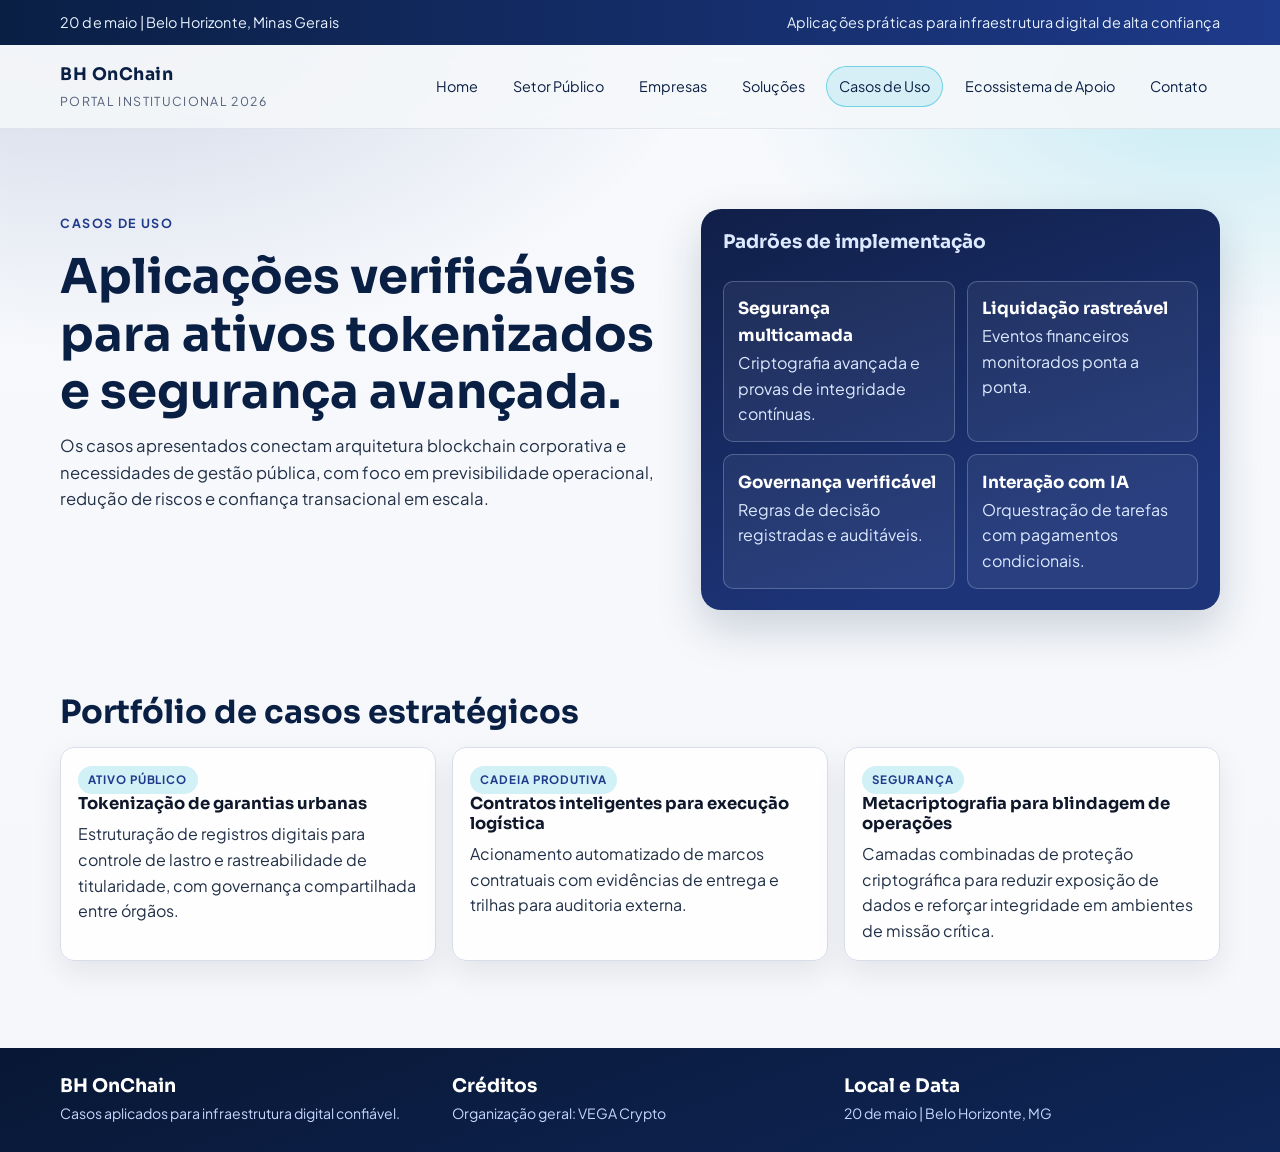
<file: casos-de-uso.html>
<!DOCTYPE html>
<html lang="pt-BR">
  <head>
    <meta charset="UTF-8" />
    <meta name="viewport" content="width=device-width, initial-scale=1.0" />
    <title>Casos de Uso | BH OnChain</title>
    <meta
      name="description"
      content="Casos de uso BH OnChain: ativos tokenizados, metacriptografia e segurança de operações em infraestrutura digital para setor público e empresas."
    />
    <meta
      name="keywords"
      content="Ativos tokenizados, Metacriptografia, Blockchain corporativo, Transparência pública digital, Integração Web 4.0"
    />
    <link rel="preconnect" href="https://fonts.googleapis.com" />
    <link rel="preconnect" href="https://fonts.gstatic.com" crossorigin />
    <link
      href="https://fonts.googleapis.com/css2?family=Plus+Jakarta+Sans:wght@400;500;600;700;800&family=Sora:wght@500;600;700&display=swap"
      rel="stylesheet"
    />
    <link rel="stylesheet" href="styles.css" />
  </head>
  <body>
    <div class="top-strip">
      <div class="container">
        <span>20 de maio | Belo Horizonte, Minas Gerais</span>
        <span>Aplicações práticas para infraestrutura digital de alta confiança</span>
      </div>
    </div>
    <header class="site-header">
      <div class="container">
        <a class="brand" href="index.html">
          <span class="brand-title">BH OnChain</span>
          <span class="brand-subtitle">Portal Institucional 2026</span>
        </a>
        <nav class="nav" aria-label="Navegação principal">
          <a class="nav-link" href="index.html">Home</a>
          <a class="nav-link" href="setor-publico.html">Setor Público</a>
          <a class="nav-link" href="empresas.html">Empresas</a>
          <a class="nav-link" href="solucoes.html">Soluções</a>
          <a class="nav-link active" href="casos-de-uso.html">Casos de Uso</a>
          <a class="nav-link" href="ecossistema-apoio.html">Ecossistema de Apoio</a>
          <a class="nav-link" href="contato.html">Contato</a>
        </nav>
      </div>
    </header>

    <main>
      <section class="hero">
        <div class="container hero-grid">
          <div class="hero-copy reveal">
            <span class="eyebrow">Casos de Uso</span>
            <h1>Aplicações verificáveis para ativos tokenizados e segurança avançada.</h1>
            <p>
              Os casos apresentados conectam arquitetura blockchain corporativa e necessidades de
              gestão pública, com foco em previsibilidade operacional, redução de riscos e confiança
              transacional em escala.
            </p>
          </div>
          <aside class="hero-panel reveal">
            <h3>Padrões de implementação</h3>
            <div class="metric-grid">
              <div class="metric">
                <strong>Segurança multicamada</strong>
                <span>Criptografia avançada e provas de integridade contínuas.</span>
              </div>
              <div class="metric">
                <strong>Liquidação rastreável</strong>
                <span>Eventos financeiros monitorados ponta a ponta.</span>
              </div>
              <div class="metric">
                <strong>Governança verificável</strong>
                <span>Regras de decisão registradas e auditáveis.</span>
              </div>
              <div class="metric">
                <strong>Interação com IA</strong>
                <span>Orquestração de tarefas com pagamentos condicionais.</span>
              </div>
            </div>
          </aside>
        </div>
      </section>

      <section class="section">
        <div class="container">
          <h2>Portfólio de casos estratégicos</h2>
          <div class="card-grid">
            <article class="card">
              <span class="badge">Ativo Público</span>
              <h3>Tokenização de garantias urbanas</h3>
              <p>
                Estruturação de registros digitais para controle de lastro e rastreabilidade de
                titularidade, com governança compartilhada entre órgãos.
              </p>
            </article>
            <article class="card">
              <span class="badge">Cadeia Produtiva</span>
              <h3>Contratos inteligentes para execução logística</h3>
              <p>
                Acionamento automatizado de marcos contratuais com evidências de entrega e trilhas
                para auditoria externa.
              </p>
            </article>
            <article class="card">
              <span class="badge">Segurança</span>
              <h3>Metacriptografia para blindagem de operações</h3>
              <p>
                Camadas combinadas de proteção criptográfica para reduzir exposição de dados e
                reforçar integridade em ambientes de missão crítica.
              </p>
            </article>
          </div>
        </div>
      </section>
    </main>

    <footer class="site-footer">
      <div class="container">
        <div class="footer-grid">
          <div>
            <h3 class="footer-title">BH OnChain</h3>
            <p class="footer-note">Casos aplicados para infraestrutura digital confiável.</p>
          </div>
          <div>
            <h3 class="footer-title">Créditos</h3>
            <p class="footer-note">Organização geral: VEGA Crypto</p>
          </div>
          <div>
            <h3 class="footer-title">Local e Data</h3>
            <p class="footer-note">20 de maio | Belo Horizonte, MG</p>
          </div>
        </div>
      </div>
    </footer>
  </body>
</html>
</file>
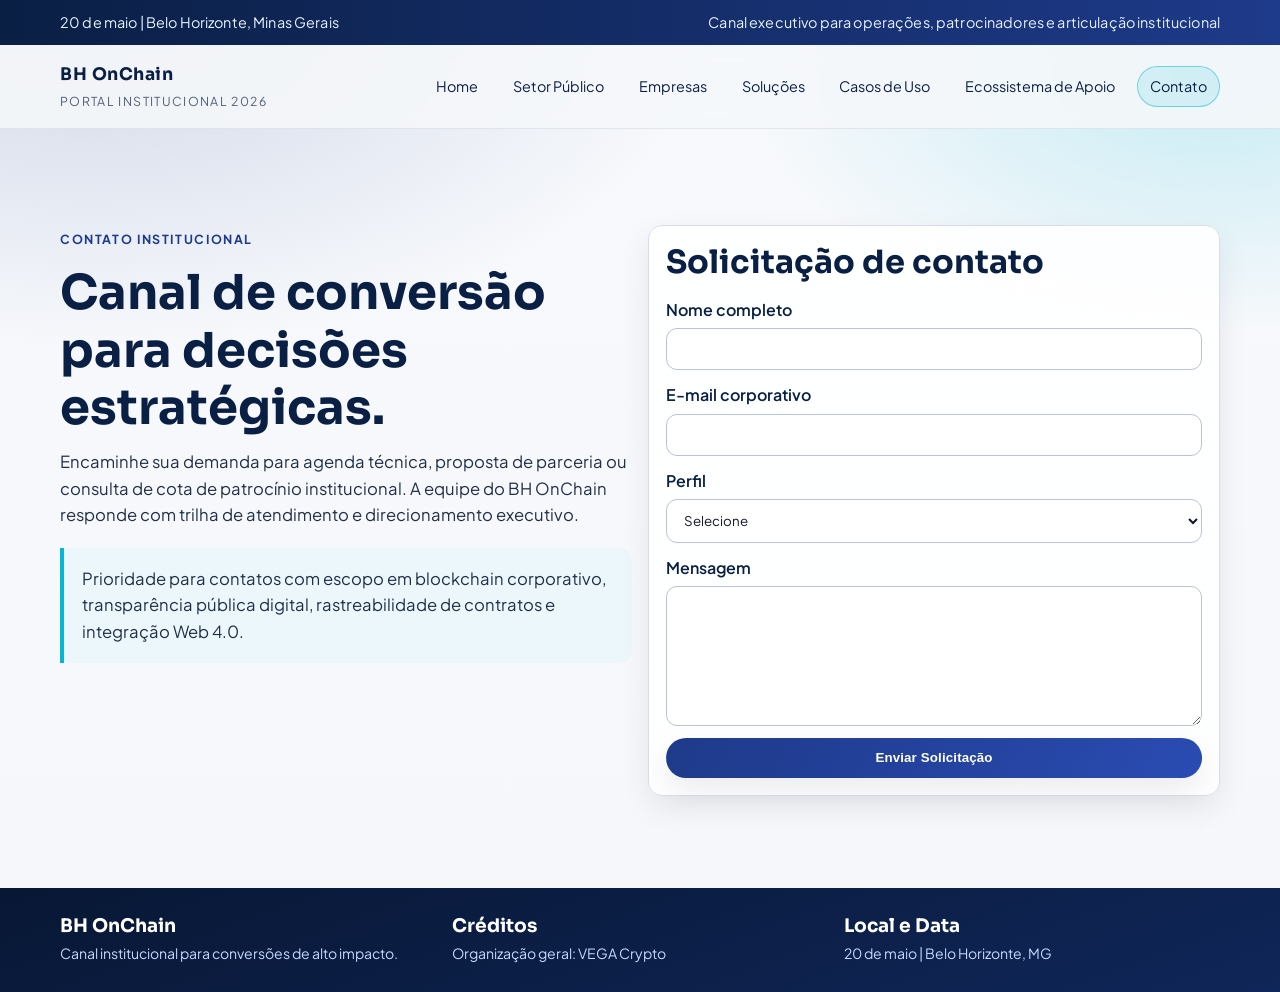
<file: contato.html>
<!DOCTYPE html>
<html lang="pt-BR">
  <head>
    <meta charset="UTF-8" />
    <meta name="viewport" content="width=device-width, initial-scale=1.0" />
    <title>Contato | BH OnChain</title>
    <meta
      name="description"
      content="Contato institucional BH OnChain para agendas técnicas, cotas de patrocínio e parcerias em blockchain corporativo e gestão pública digital."
    />
    <meta
      name="keywords"
      content="Transparência pública digital, Blockchain corporativo, Rastreabilidade de contratos, Integração Web 4.0, Contato"
    />
    <link rel="preconnect" href="https://fonts.googleapis.com" />
    <link rel="preconnect" href="https://fonts.gstatic.com" crossorigin />
    <link
      href="https://fonts.googleapis.com/css2?family=Plus+Jakarta+Sans:wght@400;500;600;700;800&family=Sora:wght@500;600;700&display=swap"
      rel="stylesheet"
    />
    <link rel="stylesheet" href="styles.css" />
  </head>
  <body>
    <div class="top-strip">
      <div class="container">
        <span>20 de maio | Belo Horizonte, Minas Gerais</span>
        <span>Canal executivo para operações, patrocinadores e articulação institucional</span>
      </div>
    </div>
    <header class="site-header">
      <div class="container">
        <a class="brand" href="index.html">
          <span class="brand-title">BH OnChain</span>
          <span class="brand-subtitle">Portal Institucional 2026</span>
        </a>
        <nav class="nav" aria-label="Navegação principal">
          <a class="nav-link" href="index.html">Home</a>
          <a class="nav-link" href="setor-publico.html">Setor Público</a>
          <a class="nav-link" href="empresas.html">Empresas</a>
          <a class="nav-link" href="solucoes.html">Soluções</a>
          <a class="nav-link" href="casos-de-uso.html">Casos de Uso</a>
          <a class="nav-link" href="ecossistema-apoio.html">Ecossistema de Apoio</a>
          <a class="nav-link active" href="contato.html">Contato</a>
        </nav>
      </div>
    </header>

    <main>
      <section class="hero">
        <div class="container two-col">
          <div class="hero-copy reveal">
            <span class="eyebrow">Contato Institucional</span>
            <h1>Canal de conversão para decisões estratégicas.</h1>
            <p>
              Encaminhe sua demanda para agenda técnica, proposta de parceria ou consulta de cota de
              patrocínio institucional. A equipe do BH OnChain responde com trilha de atendimento e
              direcionamento executivo.
            </p>
            <div class="authority-block">
              <p>
                Prioridade para contatos com escopo em blockchain corporativo, transparência pública
                digital, rastreabilidade de contratos e integração Web 4.0.
              </p>
            </div>
          </div>

          <div class="card reveal">
            <h2>Solicitação de contato</h2>
            <form class="form" action="#" method="post">
              <label>
                Nome completo
                <input type="text" name="nome" required />
              </label>
              <label>
                E-mail corporativo
                <input type="email" name="email" required />
              </label>
              <label>
                Perfil
                <select name="perfil" required>
                  <option value="">Selecione</option>
                  <option>Gestor Público</option>
                  <option>Executivo de Empresa</option>
                  <option>Instituição Financeira</option>
                  <option>Patrocinador</option>
                </select>
              </label>
              <label>
                Mensagem
                <textarea name="mensagem" required></textarea>
              </label>
              <button class="btn btn-primary" type="submit">Enviar Solicitação</button>
            </form>
          </div>
        </div>
      </section>
    </main>

    <footer class="site-footer">
      <div class="container">
        <div class="footer-grid">
          <div>
            <h3 class="footer-title">BH OnChain</h3>
            <p class="footer-note">Canal institucional para conversões de alto impacto.</p>
          </div>
          <div>
            <h3 class="footer-title">Créditos</h3>
            <p class="footer-note">Organização geral: VEGA Crypto</p>
          </div>
          <div>
            <h3 class="footer-title">Local e Data</h3>
            <p class="footer-note">20 de maio | Belo Horizonte, MG</p>
          </div>
        </div>
      </div>
    </footer>
  </body>
</html>
</file>
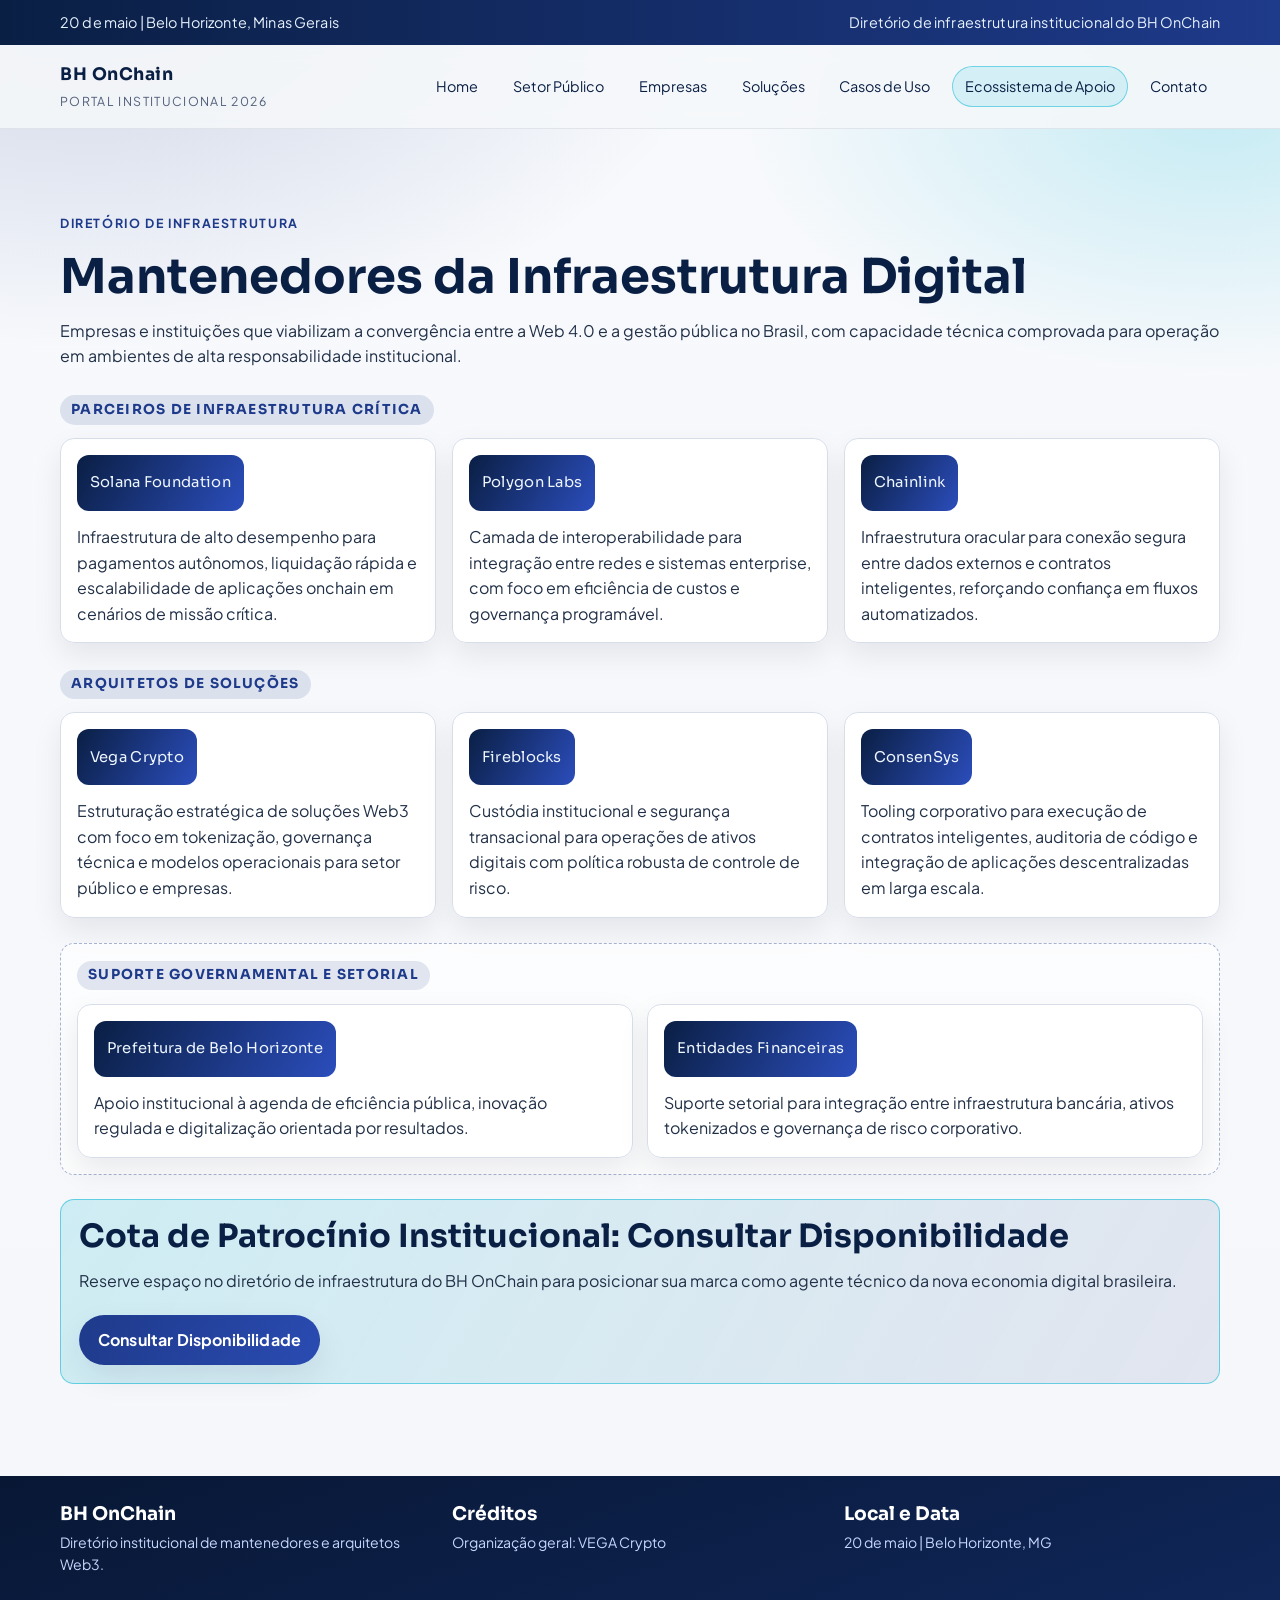
<file: ecossistema-apoio.html>
<!DOCTYPE html>
<html lang="pt-BR">
  <head>
    <meta charset="UTF-8" />
    <meta name="viewport" content="width=device-width, initial-scale=1.0" />
    <title>Ecossistema de Apoio | BH OnChain</title>
    <meta
      name="description"
      content="Diretório de infraestrutura do BH OnChain com mantenedores, arquitetos de soluções e suporte institucional para a convergência Web 4.0 no Brasil."
    />
    <meta
      name="keywords"
      content="Transparência pública digital, Blockchain corporativo, Rastreabilidade de contratos, Integração Web 4.0, Patrocinadores"
    />
    <link rel="preconnect" href="https://fonts.googleapis.com" />
    <link rel="preconnect" href="https://fonts.gstatic.com" crossorigin />
    <link
      href="https://fonts.googleapis.com/css2?family=Plus+Jakarta+Sans:wght@400;500;600;700;800&family=Sora:wght@500;600;700&display=swap"
      rel="stylesheet"
    />
    <link rel="stylesheet" href="styles.css" />
  </head>
  <body>
    <div class="top-strip">
      <div class="container">
        <span>20 de maio | Belo Horizonte, Minas Gerais</span>
        <span>Diretório de infraestrutura institucional do BH OnChain</span>
      </div>
    </div>
    <header class="site-header">
      <div class="container">
        <a class="brand" href="index.html">
          <span class="brand-title">BH OnChain</span>
          <span class="brand-subtitle">Portal Institucional 2026</span>
        </a>
        <nav class="nav" aria-label="Navegação principal">
          <a class="nav-link" href="index.html">Home</a>
          <a class="nav-link" href="setor-publico.html">Setor Público</a>
          <a class="nav-link" href="empresas.html">Empresas</a>
          <a class="nav-link" href="solucoes.html">Soluções</a>
          <a class="nav-link" href="casos-de-uso.html">Casos de Uso</a>
          <a class="nav-link active" href="ecossistema-apoio.html">Ecossistema de Apoio</a>
          <a class="nav-link" href="contato.html">Contato</a>
        </nav>
      </div>
    </header>

    <main>
      <section class="hero">
        <div class="container">
          <span class="eyebrow">Diretório de Infraestrutura</span>
          <h1>Mantenedores da Infraestrutura Digital</h1>
          <p>
            Empresas e instituições que viabilizam a convergência entre a Web 4.0 e a gestão
            pública no Brasil, com capacidade técnica comprovada para operação em ambientes de alta
            responsabilidade institucional.
          </p>

          <div class="sponsor-tier reveal">
            <h2 class="tier-label">Parceiros de Infraestrutura Crítica</h2>
            <div class="logo-grid">
              <article class="sponsor-card">
                <div class="sponsor-logo">Solana Foundation</div>
                <p>
                  Infraestrutura de alto desempenho para pagamentos autônomos, liquidação rápida e
                  escalabilidade de aplicações onchain em cenários de missão crítica.
                </p>
              </article>
              <article class="sponsor-card">
                <div class="sponsor-logo">Polygon Labs</div>
                <p>
                  Camada de interoperabilidade para integração entre redes e sistemas enterprise,
                  com foco em eficiência de custos e governança programável.
                </p>
              </article>
              <article class="sponsor-card">
                <div class="sponsor-logo">Chainlink</div>
                <p>
                  Infraestrutura oracular para conexão segura entre dados externos e contratos
                  inteligentes, reforçando confiança em fluxos automatizados.
                </p>
              </article>
            </div>
          </div>

          <div class="sponsor-tier reveal">
            <h2 class="tier-label">Arquitetos de Soluções</h2>
            <div class="logo-grid">
              <article class="sponsor-card">
                <div class="sponsor-logo">Vega Crypto</div>
                <p>
                  Estruturação estratégica de soluções Web3 com foco em tokenização, governança
                  técnica e modelos operacionais para setor público e empresas.
                </p>
              </article>
              <article class="sponsor-card">
                <div class="sponsor-logo">Fireblocks</div>
                <p>
                  Custódia institucional e segurança transacional para operações de ativos digitais
                  com política robusta de controle de risco.
                </p>
              </article>
              <article class="sponsor-card">
                <div class="sponsor-logo">ConsenSys</div>
                <p>
                  Tooling corporativo para execução de contratos inteligentes, auditoria de código e
                  integração de aplicações descentralizadas em larga escala.
                </p>
              </article>
            </div>
          </div>

          <div class="institutional-box reveal">
            <h2 class="tier-label">Suporte Governamental e Setorial</h2>
            <div class="logo-grid-small">
              <article class="sponsor-card">
                <div class="sponsor-logo">Prefeitura de Belo Horizonte</div>
                <p>
                  Apoio institucional à agenda de eficiência pública, inovação regulada e
                  digitalização orientada por resultados.
                </p>
              </article>
              <article class="sponsor-card">
                <div class="sponsor-logo">Entidades Financeiras</div>
                <p>
                  Suporte setorial para integração entre infraestrutura bancária, ativos tokenizados
                  e governança de risco corporativo.
                </p>
              </article>
            </div>
          </div>

          <div class="cta-banner reveal">
            <h2>Cota de Patrocínio Institucional: Consultar Disponibilidade</h2>
            <p>
              Reserve espaço no diretório de infraestrutura do BH OnChain para posicionar sua marca
              como agente técnico da nova economia digital brasileira.
            </p>
            <div class="actions">
              <a class="btn btn-primary" href="contato.html">Consultar Disponibilidade</a>
            </div>
          </div>
        </div>
      </section>
    </main>

    <footer class="site-footer">
      <div class="container">
        <div class="footer-grid">
          <div>
            <h3 class="footer-title">BH OnChain</h3>
            <p class="footer-note">Diretório institucional de mantenedores e arquitetos Web3.</p>
          </div>
          <div>
            <h3 class="footer-title">Créditos</h3>
            <p class="footer-note">Organização geral: VEGA Crypto</p>
          </div>
          <div>
            <h3 class="footer-title">Local e Data</h3>
            <p class="footer-note">20 de maio | Belo Horizonte, MG</p>
          </div>
        </div>
      </div>
    </footer>
  </body>
</html>
</file>
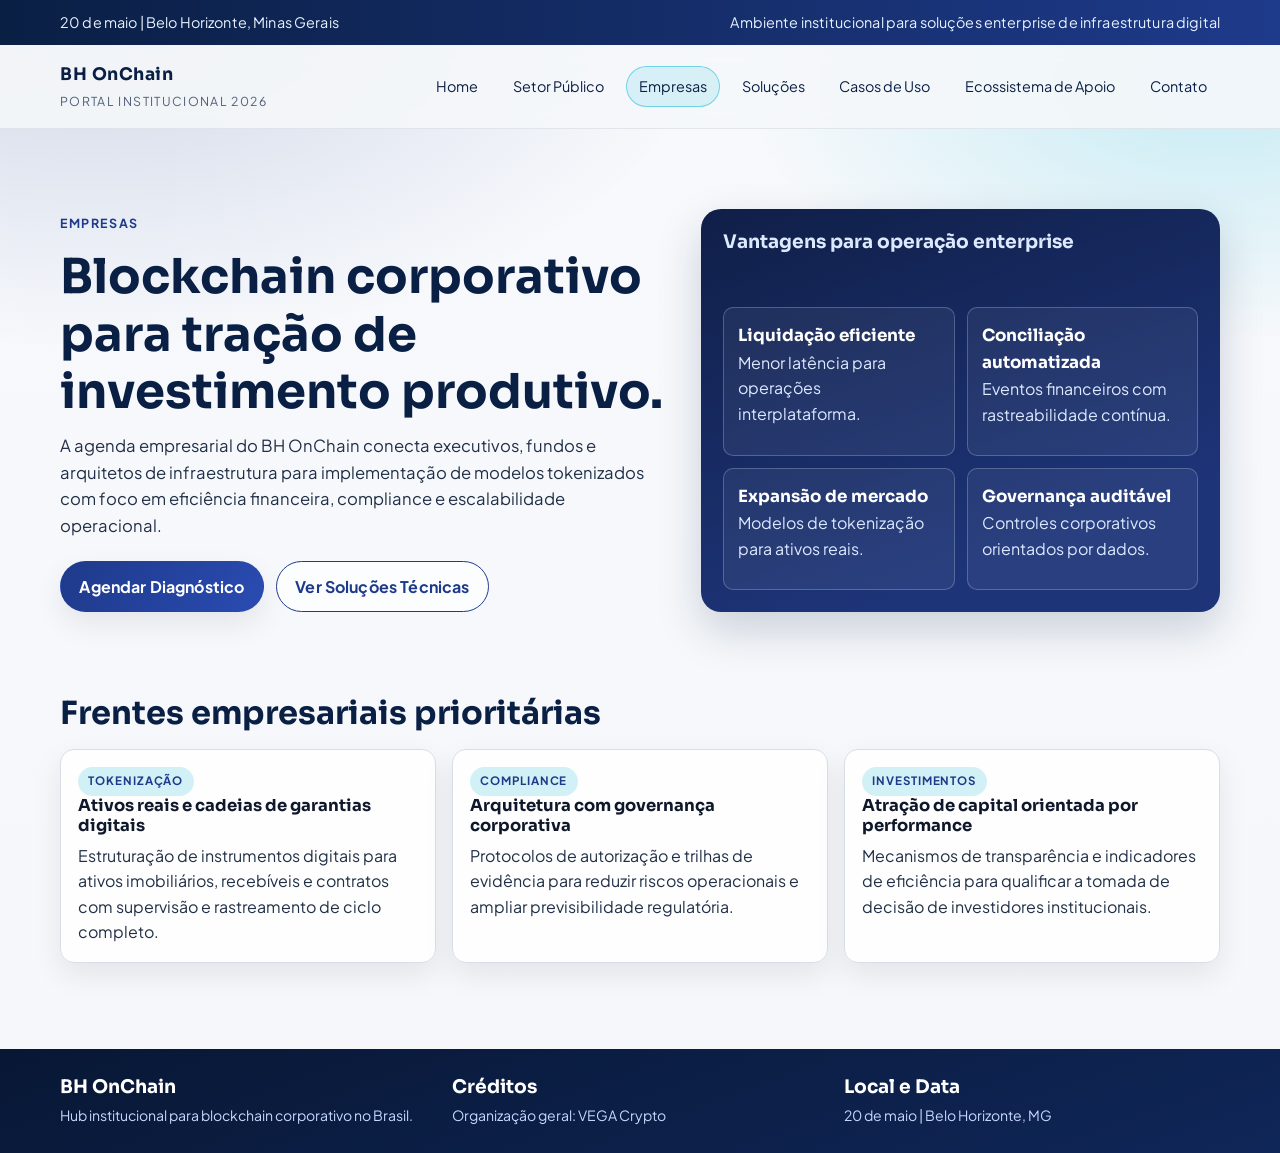
<file: empresas.html>
<!DOCTYPE html>
<html lang="pt-BR">
  <head>
    <meta charset="UTF-8" />
    <meta name="viewport" content="width=device-width, initial-scale=1.0" />
    <title>Empresas | BH OnChain</title>
    <meta
      name="description"
      content="Empresas no BH OnChain: blockchain corporativo, tokenização da economia real e atração de investimentos para Belo Horizonte."
    />
    <meta
      name="keywords"
      content="Blockchain corporativo, Transparência pública digital, Rastreabilidade de contratos, Integração Web 4.0"
    />
    <link rel="preconnect" href="https://fonts.googleapis.com" />
    <link rel="preconnect" href="https://fonts.gstatic.com" crossorigin />
    <link
      href="https://fonts.googleapis.com/css2?family=Plus+Jakarta+Sans:wght@400;500;600;700;800&family=Sora:wght@500;600;700&display=swap"
      rel="stylesheet"
    />
    <link rel="stylesheet" href="styles.css" />
  </head>
  <body>
    <div class="top-strip">
      <div class="container">
        <span>20 de maio | Belo Horizonte, Minas Gerais</span>
        <span>Ambiente institucional para soluções enterprise de infraestrutura digital</span>
      </div>
    </div>
    <header class="site-header">
      <div class="container">
        <a class="brand" href="index.html">
          <span class="brand-title">BH OnChain</span>
          <span class="brand-subtitle">Portal Institucional 2026</span>
        </a>
        <nav class="nav" aria-label="Navegação principal">
          <a class="nav-link" href="index.html">Home</a>
          <a class="nav-link" href="setor-publico.html">Setor Público</a>
          <a class="nav-link active" href="empresas.html">Empresas</a>
          <a class="nav-link" href="solucoes.html">Soluções</a>
          <a class="nav-link" href="casos-de-uso.html">Casos de Uso</a>
          <a class="nav-link" href="ecossistema-apoio.html">Ecossistema de Apoio</a>
          <a class="nav-link" href="contato.html">Contato</a>
        </nav>
      </div>
    </header>

    <main>
      <section class="hero">
        <div class="container hero-grid">
          <div class="hero-copy reveal">
            <span class="eyebrow">Empresas</span>
            <h1>Blockchain corporativo para tração de investimento produtivo.</h1>
            <p>
              A agenda empresarial do BH OnChain conecta executivos, fundos e arquitetos de
              infraestrutura para implementação de modelos tokenizados com foco em eficiência
              financeira, compliance e escalabilidade operacional.
            </p>
            <div class="actions">
              <a class="btn btn-primary" href="contato.html">Agendar Diagnóstico</a>
              <a class="btn btn-outline" href="solucoes.html">Ver Soluções Técnicas</a>
            </div>
          </div>
          <aside class="hero-panel reveal">
            <h3>Vantagens para operação enterprise</h3>
            <div class="metric-grid">
              <div class="metric">
                <strong>Liquidação eficiente</strong>
                <span>Menor latência para operações interplataforma.</span>
              </div>
              <div class="metric">
                <strong>Conciliação automatizada</strong>
                <span>Eventos financeiros com rastreabilidade contínua.</span>
              </div>
              <div class="metric">
                <strong>Expansão de mercado</strong>
                <span>Modelos de tokenização para ativos reais.</span>
              </div>
              <div class="metric">
                <strong>Governança auditável</strong>
                <span>Controles corporativos orientados por dados.</span>
              </div>
            </div>
          </aside>
        </div>
      </section>

      <section class="section">
        <div class="container">
          <h2>Frentes empresariais prioritárias</h2>
          <div class="card-grid">
            <article class="card">
              <span class="badge">Tokenização</span>
              <h3>Ativos reais e cadeias de garantias digitais</h3>
              <p>
                Estruturação de instrumentos digitais para ativos imobiliários, recebíveis e
                contratos com supervisão e rastreamento de ciclo completo.
              </p>
            </article>
            <article class="card">
              <span class="badge">Compliance</span>
              <h3>Arquitetura com governança corporativa</h3>
              <p>
                Protocolos de autorização e trilhas de evidência para reduzir riscos operacionais e
                ampliar previsibilidade regulatória.
              </p>
            </article>
            <article class="card">
              <span class="badge">Investimentos</span>
              <h3>Atração de capital orientada por performance</h3>
              <p>
                Mecanismos de transparência e indicadores de eficiência para qualificar a tomada de
                decisão de investidores institucionais.
              </p>
            </article>
          </div>
        </div>
      </section>
    </main>

    <footer class="site-footer">
      <div class="container">
        <div class="footer-grid">
          <div>
            <h3 class="footer-title">BH OnChain</h3>
            <p class="footer-note">Hub institucional para blockchain corporativo no Brasil.</p>
          </div>
          <div>
            <h3 class="footer-title">Créditos</h3>
            <p class="footer-note">Organização geral: VEGA Crypto</p>
          </div>
          <div>
            <h3 class="footer-title">Local e Data</h3>
            <p class="footer-note">20 de maio | Belo Horizonte, MG</p>
          </div>
        </div>
      </div>
    </footer>
  </body>
</html>
</file>
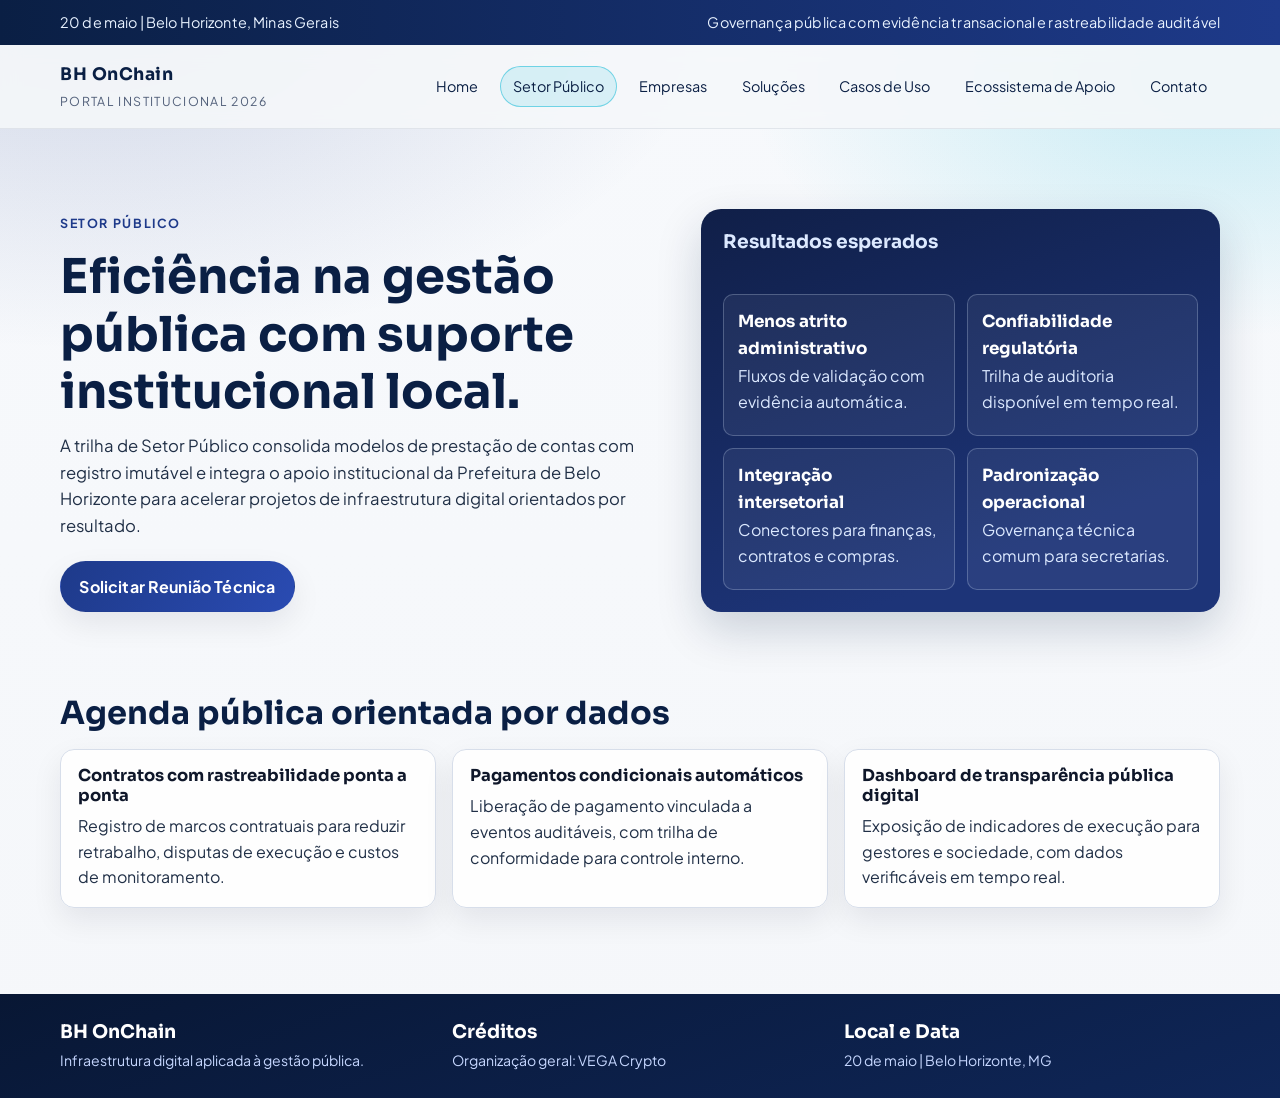
<file: setor-publico.html>
<!DOCTYPE html>
<html lang="pt-BR">
  <head>
    <meta charset="UTF-8" />
    <meta name="viewport" content="width=device-width, initial-scale=1.0" />
    <title>Setor Público | BH OnChain</title>
    <meta
      name="description"
      content="Setor Público no BH OnChain: governança, eficiência operacional e suporte institucional da Prefeitura de Belo Horizonte para infraestrutura digital."
    />
    <meta
      name="keywords"
      content="Transparência pública digital, Blockchain corporativo, Rastreabilidade de contratos, Integração Web 4.0"
    />
    <link rel="preconnect" href="https://fonts.googleapis.com" />
    <link rel="preconnect" href="https://fonts.gstatic.com" crossorigin />
    <link
      href="https://fonts.googleapis.com/css2?family=Plus+Jakarta+Sans:wght@400;500;600;700;800&family=Sora:wght@500;600;700&display=swap"
      rel="stylesheet"
    />
    <link rel="stylesheet" href="styles.css" />
  </head>
  <body>
    <div class="top-strip">
      <div class="container">
        <span>20 de maio | Belo Horizonte, Minas Gerais</span>
        <span>Governança pública com evidência transacional e rastreabilidade auditável</span>
      </div>
    </div>
    <header class="site-header">
      <div class="container">
        <a class="brand" href="index.html">
          <span class="brand-title">BH OnChain</span>
          <span class="brand-subtitle">Portal Institucional 2026</span>
        </a>
        <nav class="nav" aria-label="Navegação principal">
          <a class="nav-link" href="index.html">Home</a>
          <a class="nav-link active" href="setor-publico.html">Setor Público</a>
          <a class="nav-link" href="empresas.html">Empresas</a>
          <a class="nav-link" href="solucoes.html">Soluções</a>
          <a class="nav-link" href="casos-de-uso.html">Casos de Uso</a>
          <a class="nav-link" href="ecossistema-apoio.html">Ecossistema de Apoio</a>
          <a class="nav-link" href="contato.html">Contato</a>
        </nav>
      </div>
    </header>

    <main>
      <section class="hero">
        <div class="container hero-grid">
          <div class="hero-copy reveal">
            <span class="eyebrow">Setor Público</span>
            <h1>Eficiência na gestão pública com suporte institucional local.</h1>
            <p>
              A trilha de Setor Público consolida modelos de prestação de contas com registro
              imutável e integra o apoio institucional da Prefeitura de Belo Horizonte para
              acelerar projetos de infraestrutura digital orientados por resultado.
            </p>
            <div class="actions">
              <a class="btn btn-primary" href="contato.html">Solicitar Reunião Técnica</a>
            </div>
          </div>
          <aside class="hero-panel reveal">
            <h3>Resultados esperados</h3>
            <div class="metric-grid">
              <div class="metric">
                <strong>Menos atrito administrativo</strong>
                <span>Fluxos de validação com evidência automática.</span>
              </div>
              <div class="metric">
                <strong>Confiabilidade regulatória</strong>
                <span>Trilha de auditoria disponível em tempo real.</span>
              </div>
              <div class="metric">
                <strong>Integração intersetorial</strong>
                <span>Conectores para finanças, contratos e compras.</span>
              </div>
              <div class="metric">
                <strong>Padronização operacional</strong>
                <span>Governança técnica comum para secretarias.</span>
              </div>
            </div>
          </aside>
        </div>
      </section>

      <section class="section">
        <div class="container">
          <h2>Agenda pública orientada por dados</h2>
          <div class="card-grid">
            <article class="card">
              <h3>Contratos com rastreabilidade ponta a ponta</h3>
              <p>
                Registro de marcos contratuais para reduzir retrabalho, disputas de execução e
                custos de monitoramento.
              </p>
            </article>
            <article class="card">
              <h3>Pagamentos condicionais automáticos</h3>
              <p>
                Liberação de pagamento vinculada a eventos auditáveis, com trilha de conformidade
                para controle interno.
              </p>
            </article>
            <article class="card">
              <h3>Dashboard de transparência pública digital</h3>
              <p>
                Exposição de indicadores de execução para gestores e sociedade, com dados
                verificáveis em tempo real.
              </p>
            </article>
          </div>
        </div>
      </section>
    </main>

    <footer class="site-footer">
      <div class="container">
        <div class="footer-grid">
          <div>
            <h3 class="footer-title">BH OnChain</h3>
            <p class="footer-note">Infraestrutura digital aplicada à gestão pública.</p>
          </div>
          <div>
            <h3 class="footer-title">Créditos</h3>
            <p class="footer-note">Organização geral: VEGA Crypto</p>
          </div>
          <div>
            <h3 class="footer-title">Local e Data</h3>
            <p class="footer-note">20 de maio | Belo Horizonte, MG</p>
          </div>
        </div>
      </div>
    </footer>
  </body>
</html>
</file>
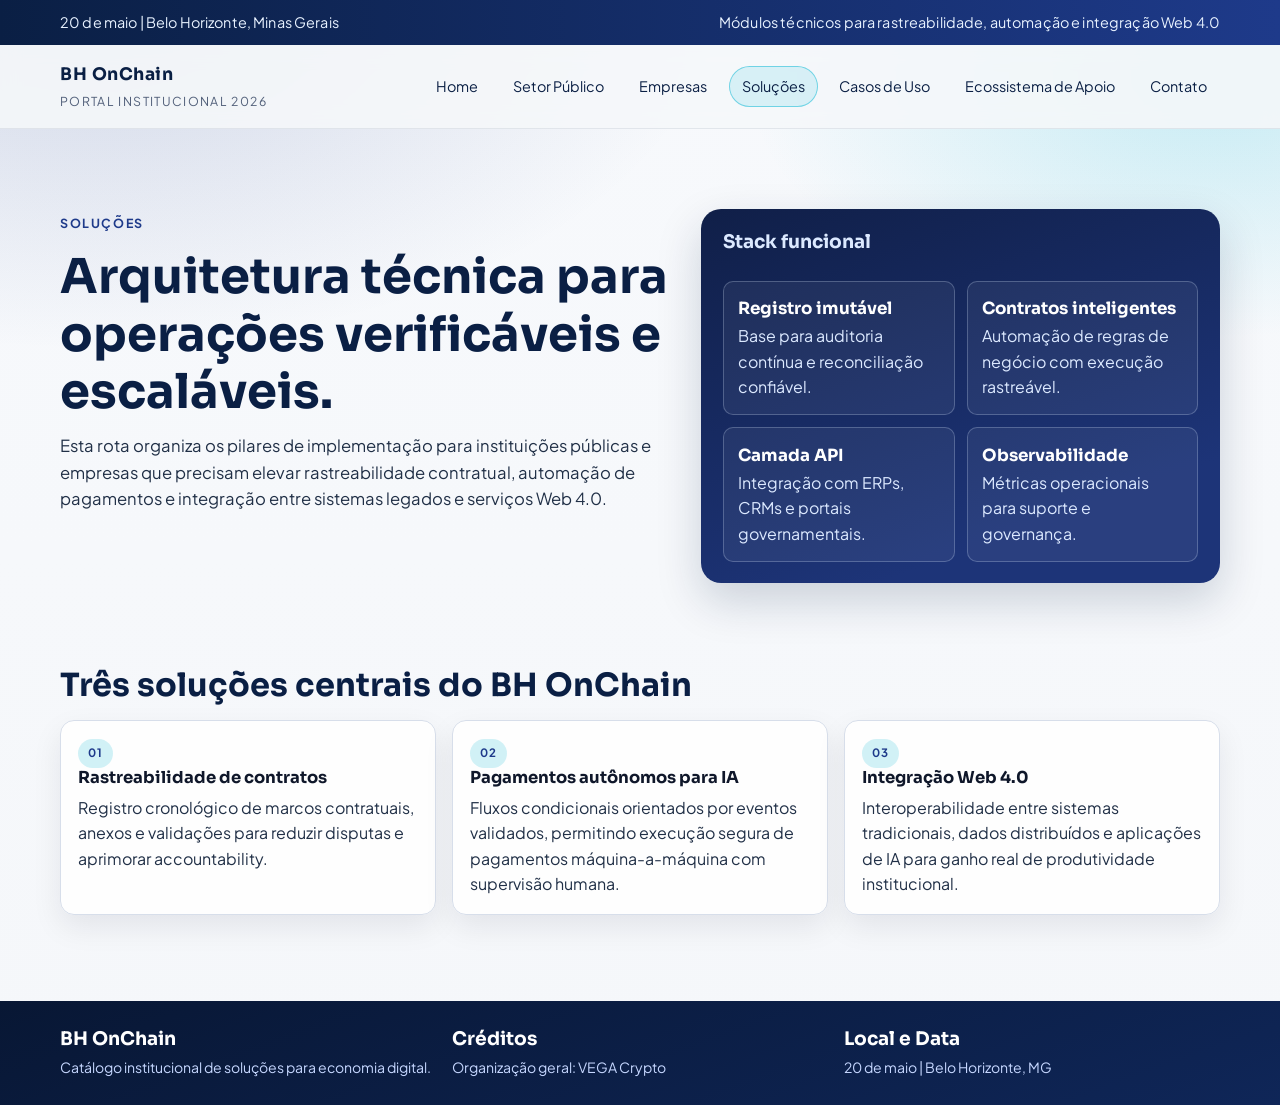
<file: solucoes.html>
<!DOCTYPE html>
<html lang="pt-BR">
  <head>
    <meta charset="UTF-8" />
    <meta name="viewport" content="width=device-width, initial-scale=1.0" />
    <title>Soluções | BH OnChain</title>
    <meta
      name="description"
      content="Soluções BH OnChain: rastreabilidade de contratos, pagamentos autônomos para IA e integração Web 4.0 com segurança operacional."
    />
    <meta
      name="keywords"
      content="Rastreabilidade de contratos, Blockchain corporativo, Integração Web 4.0, Transparência pública digital"
    />
    <link rel="preconnect" href="https://fonts.googleapis.com" />
    <link rel="preconnect" href="https://fonts.gstatic.com" crossorigin />
    <link
      href="https://fonts.googleapis.com/css2?family=Plus+Jakarta+Sans:wght@400;500;600;700;800&family=Sora:wght@500;600;700&display=swap"
      rel="stylesheet"
    />
    <link rel="stylesheet" href="styles.css" />
  </head>
  <body>
    <div class="top-strip">
      <div class="container">
        <span>20 de maio | Belo Horizonte, Minas Gerais</span>
        <span>Módulos técnicos para rastreabilidade, automação e integração Web 4.0</span>
      </div>
    </div>
    <header class="site-header">
      <div class="container">
        <a class="brand" href="index.html">
          <span class="brand-title">BH OnChain</span>
          <span class="brand-subtitle">Portal Institucional 2026</span>
        </a>
        <nav class="nav" aria-label="Navegação principal">
          <a class="nav-link" href="index.html">Home</a>
          <a class="nav-link" href="setor-publico.html">Setor Público</a>
          <a class="nav-link" href="empresas.html">Empresas</a>
          <a class="nav-link active" href="solucoes.html">Soluções</a>
          <a class="nav-link" href="casos-de-uso.html">Casos de Uso</a>
          <a class="nav-link" href="ecossistema-apoio.html">Ecossistema de Apoio</a>
          <a class="nav-link" href="contato.html">Contato</a>
        </nav>
      </div>
    </header>

    <main>
      <section class="hero">
        <div class="container hero-grid">
          <div class="hero-copy reveal">
            <span class="eyebrow">Soluções</span>
            <h1>Arquitetura técnica para operações verificáveis e escaláveis.</h1>
            <p>
              Esta rota organiza os pilares de implementação para instituições públicas e empresas
              que precisam elevar rastreabilidade contratual, automação de pagamentos e integração
              entre sistemas legados e serviços Web 4.0.
            </p>
          </div>
          <aside class="hero-panel reveal">
            <h3>Stack funcional</h3>
            <div class="metric-grid">
              <div class="metric">
                <strong>Registro imutável</strong>
                <span>Base para auditoria contínua e reconciliação confiável.</span>
              </div>
              <div class="metric">
                <strong>Contratos inteligentes</strong>
                <span>Automação de regras de negócio com execução rastreável.</span>
              </div>
              <div class="metric">
                <strong>Camada API</strong>
                <span>Integração com ERPs, CRMs e portais governamentais.</span>
              </div>
              <div class="metric">
                <strong>Observabilidade</strong>
                <span>Métricas operacionais para suporte e governança.</span>
              </div>
            </div>
          </aside>
        </div>
      </section>

      <section class="section">
        <div class="container">
          <h2>Três soluções centrais do BH OnChain</h2>
          <div class="card-grid">
            <article class="card">
              <span class="badge">01</span>
              <h3>Rastreabilidade de contratos</h3>
              <p>
                Registro cronológico de marcos contratuais, anexos e validações para reduzir
                disputas e aprimorar accountability.
              </p>
            </article>
            <article class="card">
              <span class="badge">02</span>
              <h3>Pagamentos autônomos para IA</h3>
              <p>
                Fluxos condicionais orientados por eventos validados, permitindo execução segura de
                pagamentos máquina-a-máquina com supervisão humana.
              </p>
            </article>
            <article class="card">
              <span class="badge">03</span>
              <h3>Integração Web 4.0</h3>
              <p>
                Interoperabilidade entre sistemas tradicionais, dados distribuídos e aplicações de
                IA para ganho real de produtividade institucional.
              </p>
            </article>
          </div>
        </div>
      </section>
    </main>

    <footer class="site-footer">
      <div class="container">
        <div class="footer-grid">
          <div>
            <h3 class="footer-title">BH OnChain</h3>
            <p class="footer-note">Catálogo institucional de soluções para economia digital.</p>
          </div>
          <div>
            <h3 class="footer-title">Créditos</h3>
            <p class="footer-note">Organização geral: VEGA Crypto</p>
          </div>
          <div>
            <h3 class="footer-title">Local e Data</h3>
            <p class="footer-note">20 de maio | Belo Horizonte, MG</p>
          </div>
        </div>
      </div>
    </footer>
  </body>
</html>
</file>
<file: styles.css>
:root {
  --color-primary: #0a1f44;
  --color-secondary: #1e3a8a;
  --color-accent: #06b6d4;
  --color-neutral: #f5f7fa;
  --color-text: #0f172a;
  --color-muted: #52607a;
  --color-border: #d7deea;
  --shadow-soft: 0 12px 30px rgba(7, 18, 42, 0.08);
  --shadow-strong: 0 18px 45px rgba(8, 31, 68, 0.18);
  --radius-lg: 20px;
  --radius-md: 14px;
  --radius-sm: 10px;
  --container: 1160px;
}

* {
  box-sizing: border-box;
}

html,
body {
  margin: 0;
  padding: 0;
}

body {
  font-family: "Plus Jakarta Sans", "Segoe UI", sans-serif;
  color: var(--color-text);
  background:
    radial-gradient(900px 500px at 7% 0%, rgba(30, 58, 138, 0.18), transparent 70%),
    radial-gradient(760px 420px at 95% 7%, rgba(6, 182, 212, 0.2), transparent 62%),
    linear-gradient(180deg, #f7f9fc 0%, #f5f7fa 100%);
  line-height: 1.6;
}

img {
  max-width: 100%;
  display: block;
}

a {
  text-decoration: none;
  color: inherit;
}

.container {
  width: min(calc(100% - 3rem), var(--container));
  margin: 0 auto;
}

.top-strip {
  background: linear-gradient(90deg, var(--color-primary), var(--color-secondary));
  color: #e8f2ff;
  font-size: 0.9rem;
  letter-spacing: 0.01em;
}

.top-strip .container {
  display: flex;
  justify-content: space-between;
  gap: 1rem;
  align-items: center;
  padding: 0.7rem 0;
}

.site-header {
  position: sticky;
  top: 0;
  z-index: 50;
  background: rgba(245, 247, 250, 0.88);
  border-bottom: 1px solid rgba(10, 31, 68, 0.08);
  backdrop-filter: blur(10px);
}

.site-header .container {
  display: flex;
  justify-content: space-between;
  align-items: center;
  gap: 1.25rem;
  padding: 1rem 0;
}

.brand {
  display: flex;
  flex-direction: column;
  gap: 0.2rem;
}

.brand-title {
  font-family: "Sora", sans-serif;
  font-weight: 700;
  color: var(--color-primary);
  letter-spacing: 0.03em;
  font-size: 1.08rem;
}

.brand-subtitle {
  font-size: 0.77rem;
  color: var(--color-muted);
  text-transform: uppercase;
  letter-spacing: 0.11em;
}

.nav {
  display: flex;
  align-items: center;
  gap: 0.55rem;
  flex-wrap: wrap;
  justify-content: flex-end;
}

.nav-link {
  font-size: 0.9rem;
  color: var(--color-primary);
  padding: 0.5rem 0.75rem;
  border-radius: 999px;
  border: 1px solid transparent;
  transition: 0.2s ease;
}

.nav-link:hover,
.nav-link.active {
  border-color: rgba(6, 182, 212, 0.5);
  background: rgba(6, 182, 212, 0.12);
}

.hero {
  padding: 5rem 0 2.75rem;
}

.hero-grid {
  display: grid;
  grid-template-columns: 1.08fr 0.92fr;
  gap: 2rem;
  align-items: stretch;
}

.eyebrow {
  display: inline-block;
  margin-bottom: 0.9rem;
  font-size: 0.78rem;
  text-transform: uppercase;
  letter-spacing: 0.13em;
  color: var(--color-secondary);
  font-weight: 700;
}

h1,
h2,
h3 {
  margin: 0 0 0.75rem;
  line-height: 1.2;
  font-family: "Sora", sans-serif;
}

h1 {
  font-size: clamp(1.95rem, 4vw, 3rem);
  color: var(--color-primary);
}

h2 {
  font-size: clamp(1.4rem, 2.6vw, 2rem);
  color: var(--color-primary);
}

p {
  margin: 0;
  color: #213047;
}

.hero-copy p {
  font-size: 1.04rem;
  max-width: 62ch;
}

.actions {
  display: flex;
  flex-wrap: wrap;
  gap: 0.75rem;
  margin-top: 1.35rem;
}

.btn {
  display: inline-flex;
  align-items: center;
  justify-content: center;
  gap: 0.45rem;
  border-radius: 999px;
  padding: 0.72rem 1.15rem;
  font-weight: 700;
  letter-spacing: 0.01em;
  border: 1px solid transparent;
  transition: 0.2s ease;
}

.btn-primary {
  background: linear-gradient(120deg, var(--color-secondary), #2a4bb2);
  color: #fff;
  box-shadow: var(--shadow-soft);
}

.btn-primary:hover {
  transform: translateY(-1px);
  box-shadow: var(--shadow-strong);
}

.btn-outline {
  border-color: var(--color-secondary);
  color: var(--color-secondary);
  background: rgba(255, 255, 255, 0.7);
}

.btn-outline:hover {
  background: rgba(30, 58, 138, 0.1);
}

.hero-panel {
  background: linear-gradient(160deg, #101f48 0%, #1d3478 78%);
  color: #dce9ff;
  border-radius: var(--radius-lg);
  padding: 1.35rem;
  box-shadow: var(--shadow-strong);
  display: grid;
  gap: 1rem;
  animation: fade-slide 0.6s ease;
}

.hero-panel h3,
.hero-panel p {
  color: inherit;
}

.metric-grid {
  display: grid;
  grid-template-columns: repeat(2, 1fr);
  gap: 0.75rem;
}

.metric {
  border: 1px solid rgba(220, 233, 255, 0.25);
  border-radius: var(--radius-sm);
  padding: 0.9rem;
  background: rgba(255, 255, 255, 0.06);
}

.metric strong {
  display: block;
  font-family: "Sora", sans-serif;
  font-size: 1.05rem;
  color: #ffffff;
}

.section {
  padding: 2.4rem 0;
}

.card-grid {
  display: grid;
  grid-template-columns: repeat(auto-fit, minmax(230px, 1fr));
  gap: 1rem;
  margin-top: 1rem;
}

.card {
  background: rgba(255, 255, 255, 0.88);
  border-radius: var(--radius-md);
  border: 1px solid var(--color-border);
  padding: 1.05rem;
  box-shadow: var(--shadow-soft);
}

.card h3 {
  font-size: 1.03rem;
  margin-bottom: 0.45rem;
}

.badge {
  display: inline-block;
  font-size: 0.72rem;
  border-radius: 999px;
  padding: 0.32rem 0.65rem;
  text-transform: uppercase;
  letter-spacing: 0.08em;
  font-weight: 700;
  color: var(--color-secondary);
  background: rgba(6, 182, 212, 0.18);
}

.authority-block {
  margin-top: 1.2rem;
  padding: 1.1rem;
  border-left: 4px solid var(--color-accent);
  background: #ebf7fb;
  border-radius: 0 var(--radius-md) var(--radius-md) 0;
}

.sponsor-tier {
  margin-top: 1.6rem;
}

.tier-label {
  display: inline-flex;
  margin-bottom: 0.85rem;
  font-size: 0.86rem;
  text-transform: uppercase;
  letter-spacing: 0.09em;
  font-weight: 700;
  color: var(--color-secondary);
  padding: 0.4rem 0.7rem;
  border-radius: 999px;
  background: rgba(30, 58, 138, 0.12);
}

.logo-grid {
  display: grid;
  grid-template-columns: repeat(auto-fit, minmax(250px, 1fr));
  gap: 1rem;
}

.logo-grid-small {
  display: grid;
  grid-template-columns: repeat(auto-fit, minmax(200px, 1fr));
  gap: 0.9rem;
}

.sponsor-card {
  background: rgba(255, 255, 255, 0.92);
  border: 1px solid var(--color-border);
  border-radius: var(--radius-md);
  padding: 1rem;
  box-shadow: var(--shadow-soft);
}

.sponsor-logo {
  display: inline-flex;
  align-items: center;
  justify-content: center;
  min-height: 56px;
  border-radius: 12px;
  padding: 0.55rem 0.8rem;
  font-family: "Sora", sans-serif;
  font-size: 0.92rem;
  letter-spacing: 0.02em;
  color: #eef6ff;
  background: linear-gradient(120deg, var(--color-primary), #2b4dbb);
  margin-bottom: 0.8rem;
}

.institutional-box {
  margin-top: 1.6rem;
  padding: 1rem;
  border: 1px dashed rgba(30, 58, 138, 0.38);
  border-radius: var(--radius-md);
  background: rgba(255, 255, 255, 0.64);
}

.cta-banner {
  margin-top: 1.5rem;
  padding: 1.1rem;
  border-radius: var(--radius-md);
  border: 1px solid rgba(6, 182, 212, 0.55);
  background: linear-gradient(120deg, rgba(6, 182, 212, 0.16), rgba(30, 58, 138, 0.09));
}

.two-col {
  display: grid;
  grid-template-columns: 1fr 1fr;
  gap: 1rem;
  margin-top: 1rem;
}

.form {
  display: grid;
  gap: 0.75rem;
  margin-top: 1rem;
}

.form label {
  display: grid;
  gap: 0.35rem;
  font-weight: 600;
  color: var(--color-primary);
}

.form input,
.form textarea,
.form select {
  width: 100%;
  border: 1px solid #b8c4dc;
  border-radius: 11px;
  background: #fff;
  padding: 0.72rem 0.8rem;
  font-family: inherit;
  color: var(--color-text);
}

.form textarea {
  min-height: 140px;
  resize: vertical;
}

.site-footer {
  margin-top: 3rem;
  background: linear-gradient(160deg, #081734, #0f2658);
  color: #d9e7ff;
}

.site-footer .container {
  padding: 1.7rem 0;
  display: grid;
  gap: 0.65rem;
}

.footer-grid {
  display: grid;
  grid-template-columns: repeat(auto-fit, minmax(240px, 1fr));
  gap: 1rem;
}

.footer-title {
  font-family: "Sora", sans-serif;
  color: #fff;
  margin-bottom: 0.3rem;
}

.footer-note {
  font-size: 0.88rem;
  color: #c6d7ff;
}

.reveal {
  animation: fade-slide 0.5s ease both;
}

@keyframes fade-slide {
  from {
    opacity: 0;
    transform: translateY(12px);
  }
  to {
    opacity: 1;
    transform: translateY(0);
  }
}

@media (max-width: 980px) {
  .hero-grid,
  .two-col {
    grid-template-columns: 1fr;
  }

  .hero {
    padding-top: 3.4rem;
  }
}

@media (max-width: 760px) {
  .top-strip .container {
    flex-direction: column;
    align-items: flex-start;
  }

  .site-header .container {
    flex-direction: column;
    align-items: flex-start;
  }

  .nav {
    width: 100%;
  }
}
</file>
